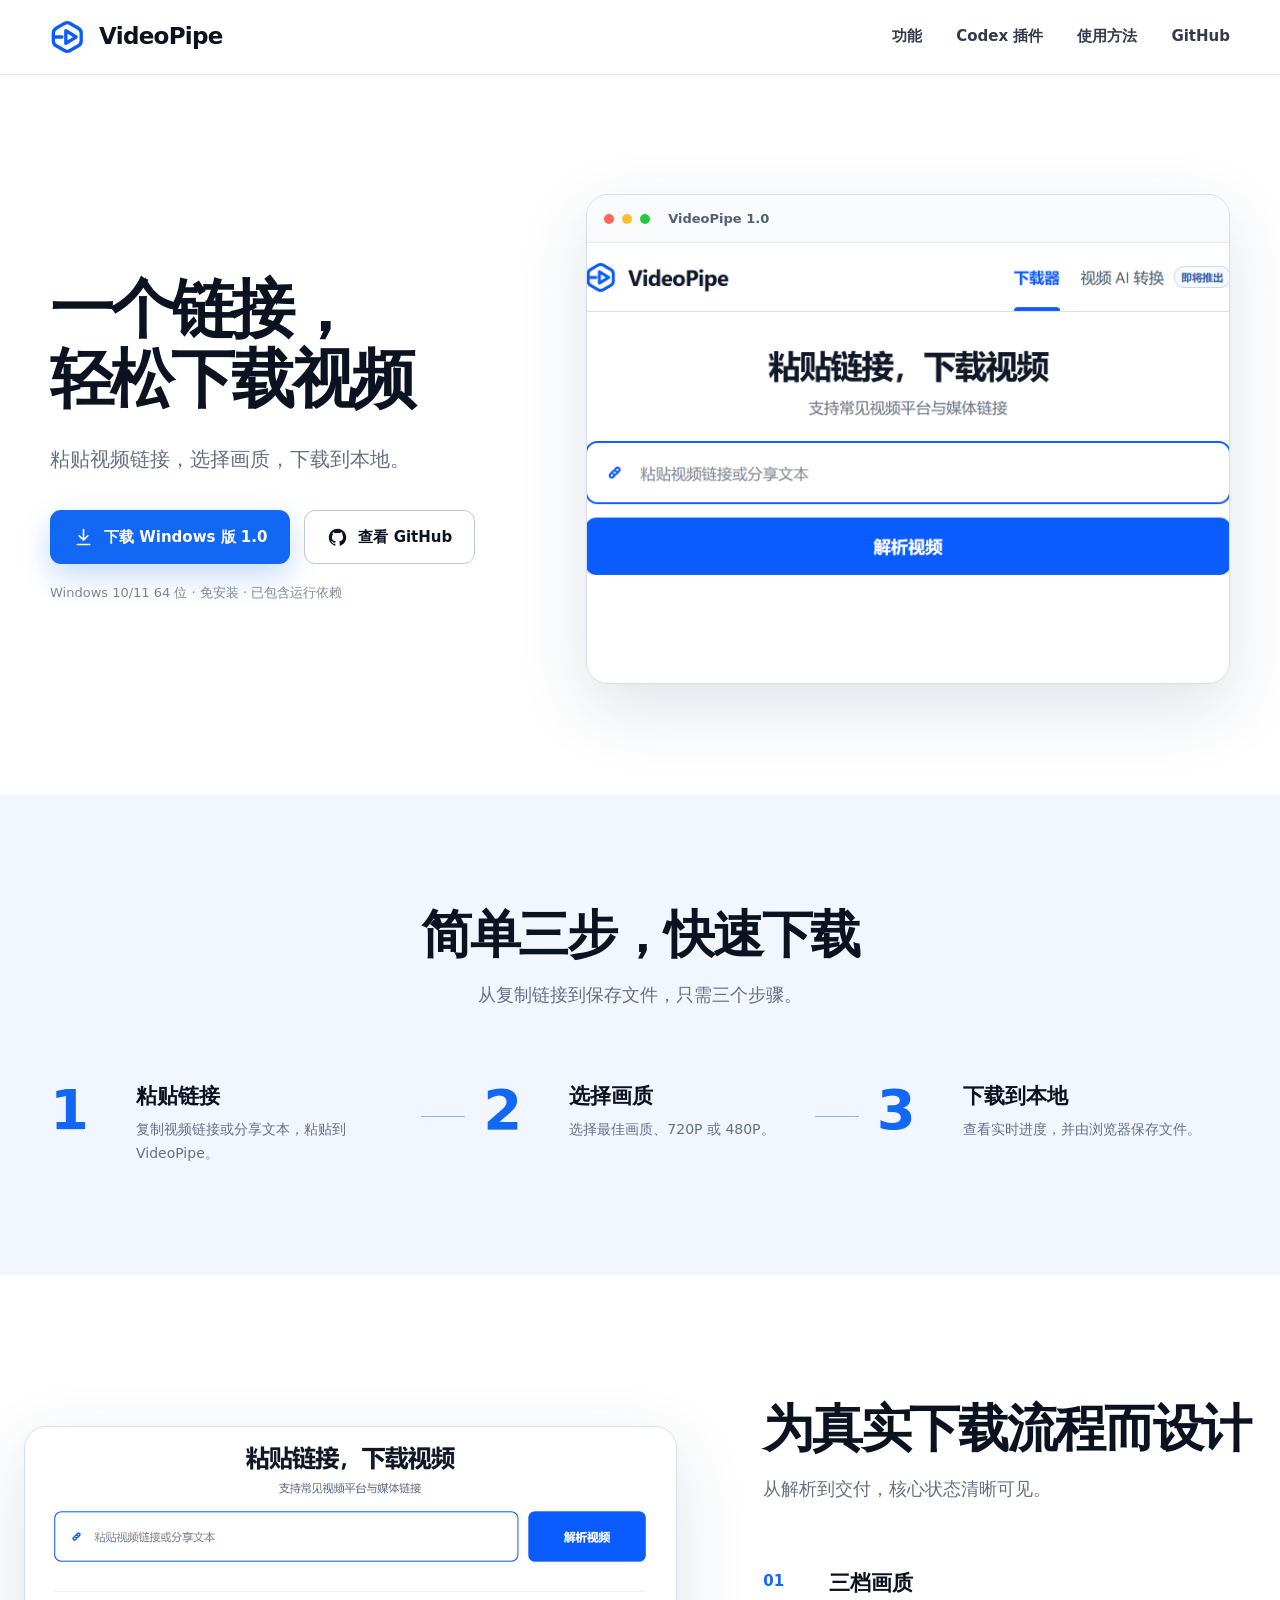
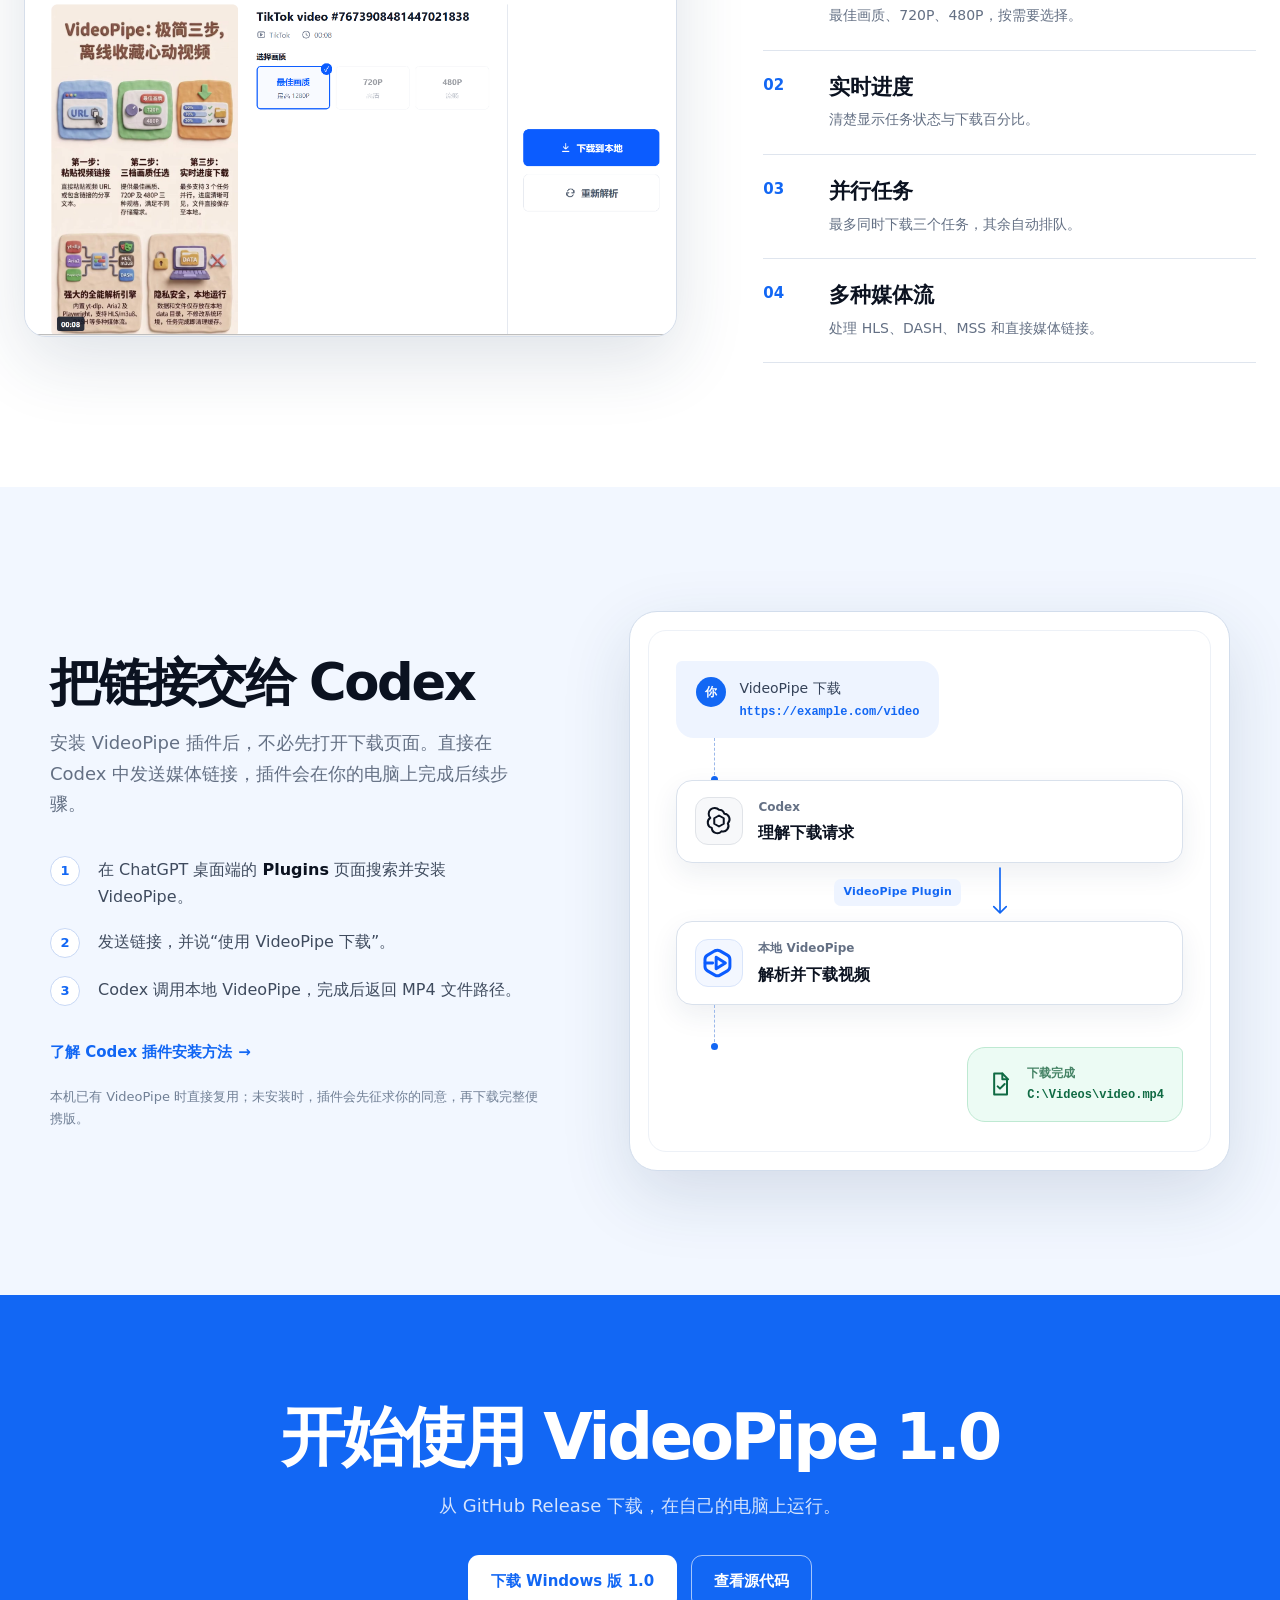
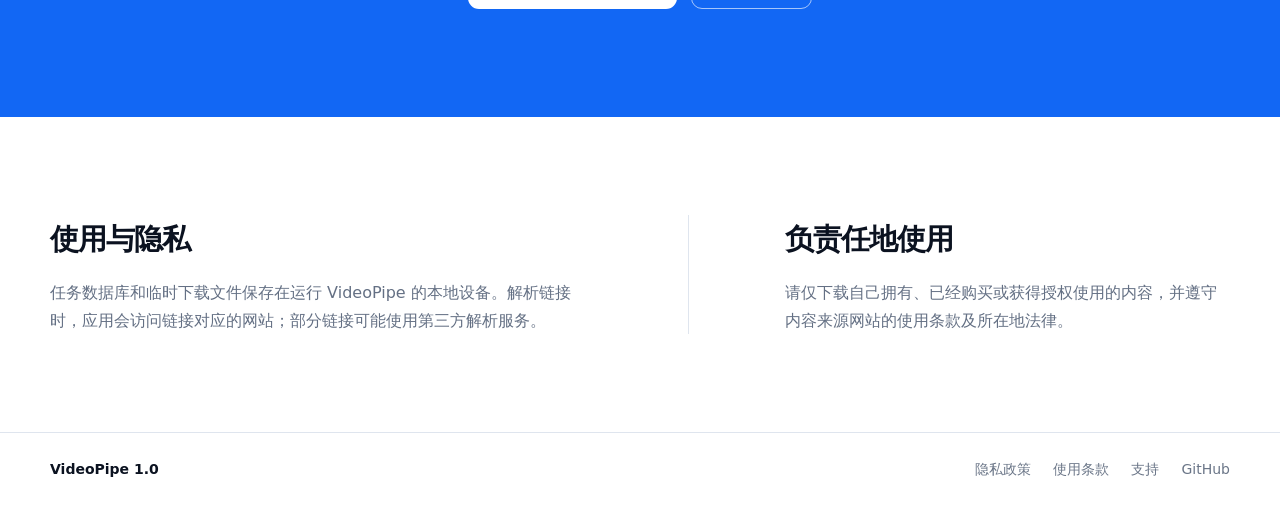
<file: docs/index.html>
<!doctype html>
<html lang="zh-CN">
<head>
  <meta charset="utf-8">
  <meta name="viewport" content="width=device-width, initial-scale=1">
  <meta name="description" content="VideoPipe.tech 是面向 Windows 的本地视频链接下载工具。支持多档画质、实时进度与 Codex 插件，可直接在 Codex 中发送链接并获得本地 MP4 路径。">
  <meta name="robots" content="index, follow, max-image-preview:large">
  <meta name="author" content="VideoPipe.tech">
  <meta name="theme-color" content="#ffffff">
  <meta property="og:site_name" content="VideoPipe.tech">
  <meta property="og:title" content="VideoPipe.tech｜Windows 视频下载器与 Codex 插件">
  <meta property="og:description" content="粘贴视频链接，选择画质，下载到本地；也可以安装 VideoPipe 插件，直接让 Codex 完成下载。">
  <meta property="og:type" content="website">
  <meta property="og:locale" content="zh_CN">
  <meta property="og:url" content="https://videopipe.tech/">
  <meta property="og:image" content="https://videopipe.tech/assets/videopipe-app.png">
  <meta property="og:image:alt" content="VideoPipe 视频链接下载界面">
  <meta name="twitter:card" content="summary_large_image">
  <meta name="twitter:title" content="VideoPipe.tech｜Windows 视频下载器与 Codex 插件">
  <meta name="twitter:description" content="在 Windows 本地解析和下载视频，也可以安装插件后直接把链接交给 Codex。">
  <meta name="twitter:image" content="https://videopipe.tech/assets/videopipe-app.png">
  <link rel="canonical" href="https://videopipe.tech/">
  <title>VideoPipe.tech｜Windows 视频下载器与 Codex 插件</title>
  <link rel="icon" href="./assets/videopipe-mark.svg" type="image/svg+xml">
  <link rel="stylesheet" href="./styles.css">
  <script type="application/ld+json">
  {
    "@context": "https://schema.org",
    "@type": "SoftwareApplication",
    "name": "VideoPipe",
    "alternateName": "VideoPipe.tech",
    "url": "https://videopipe.tech/",
    "image": "https://videopipe.tech/assets/videopipe-app.png",
    "description": "面向 Windows 的本地视频链接下载工具，支持多档画质、实时进度和 Codex 插件。",
    "applicationCategory": "MultimediaApplication",
    "operatingSystem": "Windows 10, Windows 11",
    "softwareVersion": "1.0",
    "downloadUrl": "https://github.com/alvin20062006-beep/videopipe/releases/download/v1.0/VideoPipe-1.0-Windows-x64-portable.zip",
    "isAccessibleForFree": true,
    "codeRepository": "https://github.com/alvin20062006-beep/videopipe"
  }
  </script>
</head>
<body>
  <a class="skip-link" href="#main">跳到主要内容</a>

  <header class="site-header">
    <div class="shell header-inner">
      <a class="brand" href="#top" aria-label="VideoPipe 首页">
        <img src="./assets/videopipe-mark.svg" alt="" width="38" height="38">
        <span>VideoPipe</span>
      </a>
      <nav aria-label="主导航">
        <a href="#features">功能</a>
        <a href="#plugin">Codex 插件</a>
        <a href="#how">使用方法</a>
        <a href="https://github.com/alvin20062006-beep/videopipe">GitHub</a>
      </nav>
    </div>
  </header>

  <main id="main">
    <section class="hero shell" id="top">
      <div class="hero-copy">
        <h1>一个链接，<br>轻松下载视频</h1>
        <p>粘贴视频链接，选择画质，下载到本地。</p>
        <div class="actions">
            <a class="button button-primary" href="https://github.com/alvin20062006-beep/videopipe/releases/download/v1.0/VideoPipe-1.0-Windows-x64-portable.zip">
            <svg aria-hidden="true" viewBox="0 0 24 24"><path d="M12 3v12m0 0 5-5m-5 5-5-5M5 20h14"/></svg>
            下载 Windows 版 1.0
          </a>
          <a class="button button-secondary" href="https://github.com/alvin20062006-beep/videopipe">
            <svg aria-hidden="true" viewBox="0 0 24 24"><path d="M12 2a10 10 0 0 0-3.16 19.49c.5.09.68-.22.68-.48v-1.87c-2.78.6-3.37-1.18-3.37-1.18-.45-1.16-1.11-1.47-1.11-1.47-.91-.62.07-.61.07-.61 1 .07 1.53 1.03 1.53 1.03.89 1.53 2.34 1.09 2.91.83.09-.65.35-1.09.63-1.34-2.22-.25-4.56-1.11-4.56-4.94 0-1.09.39-1.98 1.03-2.68-.1-.25-.45-1.27.1-2.64 0 0 .84-.27 2.75 1.02A9.6 9.6 0 0 1 12 6.82a9.6 9.6 0 0 1 2.5.34c1.91-1.29 2.75-1.02 2.75-1.02.55 1.37.2 2.39.1 2.64.64.7 1.03 1.59 1.03 2.68 0 3.84-2.34 4.68-4.57 4.93.36.31.68.92.68 1.85v2.77c0 .27.18.58.69.48A10 10 0 0 0 12 2Z"/></svg>
            查看 GitHub
          </a>
        </div>
        <p class="hero-note">Windows 10/11 64 位 · 免安装 · 已包含运行依赖</p>
      </div>

      <figure class="product-frame">
        <div class="window-bar" aria-hidden="true"><i></i><i></i><i></i><span>VideoPipe 1.0</span></div>
        <img src="./assets/videopipe-app.png" alt="VideoPipe 视频链接输入和解析界面">
      </figure>
    </section>

    <section class="steps" id="how">
      <div class="shell">
        <div class="section-heading centered">
          <h2>简单三步，快速下载</h2>
          <p>从复制链接到保存文件，只需三个步骤。</p>
        </div>
        <ol class="step-list">
          <li><b>1</b><div><h3>粘贴链接</h3><p>复制视频链接或分享文本，粘贴到 VideoPipe。</p></div></li>
          <li><b>2</b><div><h3>选择画质</h3><p>选择最佳画质、720P 或 480P。</p></div></li>
          <li><b>3</b><div><h3>下载到本地</h3><p>查看实时进度，并由浏览器保存文件。</p></div></li>
        </ol>
      </div>
    </section>

    <section class="features" id="features">
      <div class="shell feature-layout">
        <div class="feature-visual" aria-hidden="true">
          <img src="./assets/videopipe-combined.png" alt="">
        </div>
        <div class="feature-copy">
          <div class="section-heading">
            <h2>为真实下载流程而设计</h2>
            <p>从解析到交付，核心状态清晰可见。</p>
          </div>
          <ul class="feature-list">
            <li><span>01</span><div><h3>三档画质</h3><p>最佳画质、720P、480P，按需要选择。</p></div></li>
            <li><span>02</span><div><h3>实时进度</h3><p>清楚显示任务状态与下载百分比。</p></div></li>
            <li><span>03</span><div><h3>并行任务</h3><p>最多同时下载三个任务，其余自动排队。</p></div></li>
            <li><span>04</span><div><h3>多种媒体流</h3><p>处理 HLS、DASH、MSS 和直接媒体链接。</p></div></li>
          </ul>
        </div>
      </div>
    </section>

    <section class="plugin-section" id="plugin">
      <div class="shell plugin-layout">
        <div class="plugin-copy">
          <div class="section-heading">
            <h2>把链接交给 Codex</h2>
            <p>安装 VideoPipe 插件后，不必先打开下载页面。直接在 Codex 中发送媒体链接，插件会在你的电脑上完成后续步骤。</p>
          </div>
          <ol class="plugin-setup">
            <li><b>1</b><span>在 ChatGPT 桌面端的 <strong>Plugins</strong> 页面搜索并安装 VideoPipe。</span></li>
            <li><b>2</b><span>发送链接，并说“使用 VideoPipe 下载”。</span></li>
            <li><b>3</b><span>Codex 调用本地 VideoPipe，完成后返回 MP4 文件路径。</span></li>
          </ol>
          <a class="text-link" href="https://learn.chatgpt.com/docs/plugins">了解 Codex 插件安装方法 <span aria-hidden="true">→</span></a>
          <p class="plugin-note">本机已有 VideoPipe 时直接复用；未安装时，插件会先征求你的同意，再下载完整便携版。</p>
        </div>

        <div class="plugin-flow" aria-label="Codex 使用 VideoPipe 插件的工作流程">
          <div class="plugin-prompt">
            <span>你</span>
            <p>VideoPipe 下载<br><strong>https://example.com/video</strong></p>
          </div>
          <div class="flow-line" aria-hidden="true"><span></span></div>
          <div class="flow-stage flow-codex">
            <div class="stage-icon codex-mark" aria-hidden="true">
              <svg viewBox="0 0 24 24"><path d="M12 3a4.4 4.4 0 0 1 4.25 3.27 4.4 4.4 0 0 1 2.77 7.62 4.4 4.4 0 0 1-5.08 6.37 4.4 4.4 0 0 1-7.72-2.75 4.4 4.4 0 0 1-1.17-7.95A4.4 4.4 0 0 1 12 3Z"/><path d="m8.2 9.8 3.8-2.2 3.8 2.2v4.4L12 16.4l-3.8-2.2V9.8Z"/></svg>
            </div>
            <div><small>Codex</small><strong>理解下载请求</strong></div>
          </div>
          <div class="flow-arrow" aria-hidden="true"><span>VideoPipe Plugin</span><svg viewBox="0 0 48 16"><path d="M1 8h43m-6-6 6 6-6 6"/></svg></div>
          <div class="flow-stage flow-videopipe">
            <div class="stage-icon"><img src="./assets/videopipe-mark.svg" alt=""></div>
            <div><small>本地 VideoPipe</small><strong>解析并下载视频</strong></div>
          </div>
          <div class="flow-line" aria-hidden="true"><span></span></div>
          <div class="plugin-result">
            <svg aria-hidden="true" viewBox="0 0 24 24"><path d="M7 3h7l4 4v14H7z"/><path d="M14 3v5h5M10 14l2 2 4-4"/></svg>
            <div><small>下载完成</small><strong>C:\Videos\video.mp4</strong></div>
          </div>
        </div>
      </div>
    </section>

    <section class="download-section" id="download">
      <div class="shell download-inner">
        <h2>开始使用 VideoPipe 1.0</h2>
        <p>从 GitHub Release 下载，在自己的电脑上运行。</p>
        <div class="actions actions-center">
            <a class="button button-light" href="https://github.com/alvin20062006-beep/videopipe/releases/download/v1.0/VideoPipe-1.0-Windows-x64-portable.zip">下载 Windows 版 1.0</a>
          <a class="button button-outline-light" href="https://github.com/alvin20062006-beep/videopipe">查看源代码</a>
        </div>
      </div>
    </section>

    <section class="privacy">
      <div class="shell privacy-layout">
        <div>
          <h2>使用与隐私</h2>
          <p>任务数据库和临时下载文件保存在运行 VideoPipe 的本地设备。解析链接时，应用会访问链接对应的网站；部分链接可能使用第三方解析服务。</p>
        </div>
        <div>
          <h2>负责任地使用</h2>
          <p>请仅下载自己拥有、已经购买或获得授权使用的内容，并遵守内容来源网站的使用条款及所在地法律。</p>
        </div>
      </div>
    </section>
  </main>

  <footer>
    <div class="shell footer-inner">
      <span>VideoPipe 1.0</span>
      <div class="footer-links">
        <a href="./privacy.html">隐私政策</a>
        <a href="./terms.html">使用条款</a>
        <a href="https://github.com/alvin20062006-beep/videopipe/issues">支持</a>
        <a href="https://github.com/alvin20062006-beep/videopipe">GitHub</a>
      </div>
    </div>
  </footer>
</body>
</html>
</file>
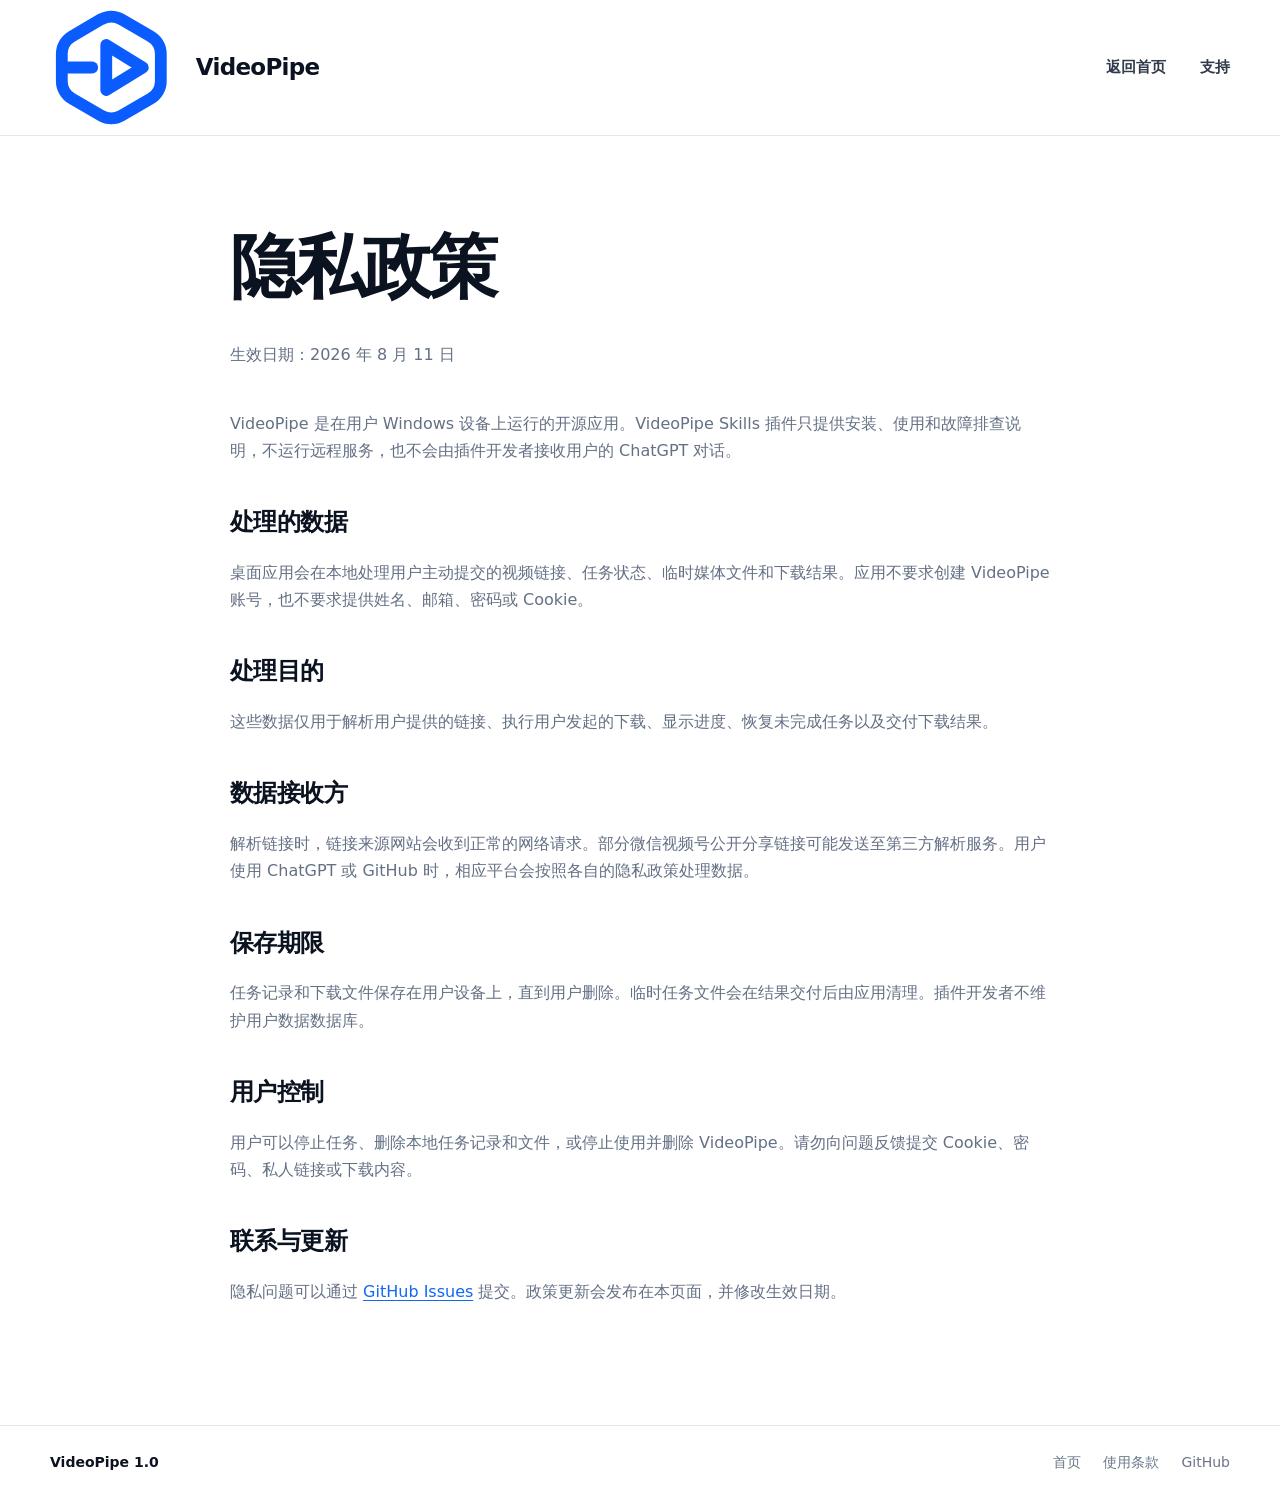
<file: docs/privacy.html>
<!doctype html>
<html lang="zh-CN">
<head>
  <meta charset="utf-8">
  <meta name="viewport" content="width=device-width, initial-scale=1">
  <meta name="description" content="VideoPipe.tech 隐私政策：了解 VideoPipe Windows 应用和 Codex 插件如何在本地处理链接、任务记录与下载文件。">
  <meta name="robots" content="index, follow">
  <link rel="canonical" href="https://videopipe.tech/privacy.html">
  <title>隐私政策｜VideoPipe.tech</title>
  <link rel="icon" href="./assets/videopipe-mark.svg" type="image/svg+xml">
  <link rel="stylesheet" href="./styles.css">
</head>
<body>
  <header class="site-header">
    <div class="shell header-inner">
      <a class="brand" href="./"><img src="./assets/videopipe-mark.svg" alt=""><span>VideoPipe</span></a>
      <nav aria-label="主导航"><a href="./">返回首页</a><a href="https://github.com/alvin20062006-beep/videopipe/issues">支持</a></nav>
    </div>
  </header>
  <main class="legal-main">
    <article class="shell legal-card">
      <h1>隐私政策</h1>
      <p class="updated">生效日期：2026 年 8 月 11 日</p>
      <p>VideoPipe 是在用户 Windows 设备上运行的开源应用。VideoPipe Skills 插件只提供安装、使用和故障排查说明，不运行远程服务，也不会由插件开发者接收用户的 ChatGPT 对话。</p>
      <h2>处理的数据</h2>
      <p>桌面应用会在本地处理用户主动提交的视频链接、任务状态、临时媒体文件和下载结果。应用不要求创建 VideoPipe 账号，也不要求提供姓名、邮箱、密码或 Cookie。</p>
      <h2>处理目的</h2>
      <p>这些数据仅用于解析用户提供的链接、执行用户发起的下载、显示进度、恢复未完成任务以及交付下载结果。</p>
      <h2>数据接收方</h2>
      <p>解析链接时，链接来源网站会收到正常的网络请求。部分微信视频号公开分享链接可能发送至第三方解析服务。用户使用 ChatGPT 或 GitHub 时，相应平台会按照各自的隐私政策处理数据。</p>
      <h2>保存期限</h2>
      <p>任务记录和下载文件保存在用户设备上，直到用户删除。临时任务文件会在结果交付后由应用清理。插件开发者不维护用户数据数据库。</p>
      <h2>用户控制</h2>
      <p>用户可以停止任务、删除本地任务记录和文件，或停止使用并删除 VideoPipe。请勿向问题反馈提交 Cookie、密码、私人链接或下载内容。</p>
      <h2>联系与更新</h2>
      <p>隐私问题可以通过 <a href="https://github.com/alvin20062006-beep/videopipe/issues">GitHub Issues</a> 提交。政策更新会发布在本页面，并修改生效日期。</p>
    </article>
  </main>
  <footer><div class="shell footer-inner"><span>VideoPipe 1.0</span><div class="footer-links"><a href="./">首页</a><a href="./terms.html">使用条款</a><a href="https://github.com/alvin20062006-beep/videopipe">GitHub</a></div></div></footer>
</body>
</html>
</file>
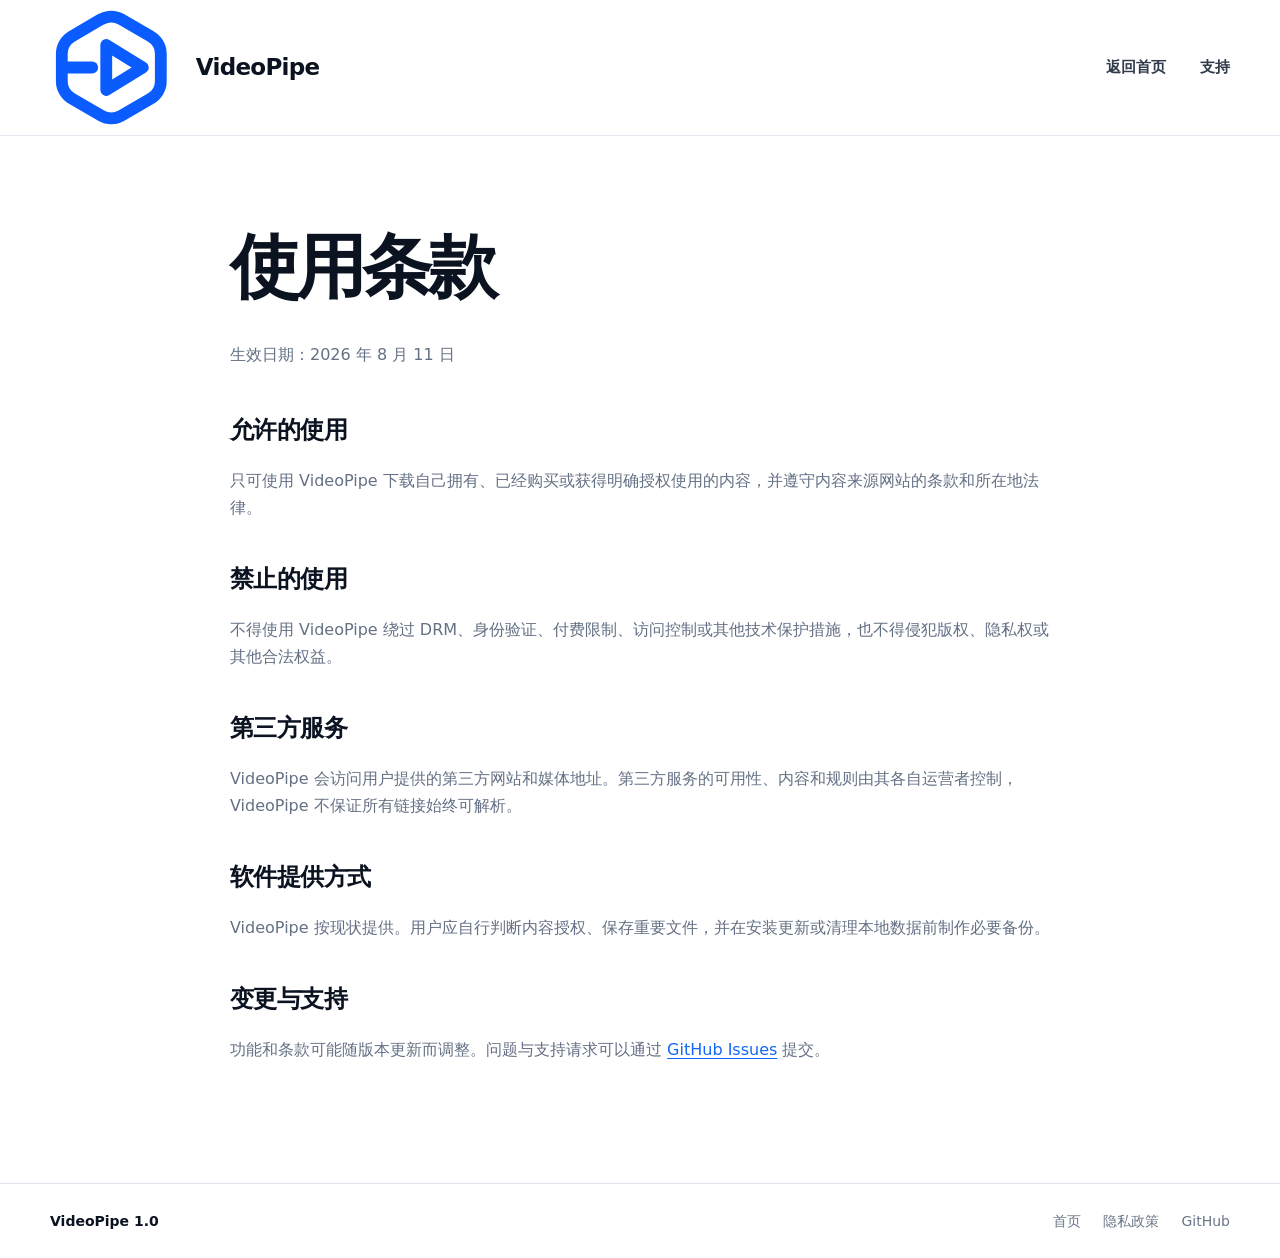
<file: docs/terms.html>
<!doctype html>
<html lang="zh-CN">
<head>
  <meta charset="utf-8">
  <meta name="viewport" content="width=device-width, initial-scale=1">
  <meta name="description" content="VideoPipe.tech 使用条款：请仅下载自己拥有、已经购买或获得明确授权使用的内容。">
  <meta name="robots" content="index, follow">
  <link rel="canonical" href="https://videopipe.tech/terms.html">
  <title>使用条款｜VideoPipe.tech</title>
  <link rel="icon" href="./assets/videopipe-mark.svg" type="image/svg+xml">
  <link rel="stylesheet" href="./styles.css">
</head>
<body>
  <header class="site-header">
    <div class="shell header-inner">
      <a class="brand" href="./"><img src="./assets/videopipe-mark.svg" alt=""><span>VideoPipe</span></a>
      <nav aria-label="主导航"><a href="./">返回首页</a><a href="https://github.com/alvin20062006-beep/videopipe/issues">支持</a></nav>
    </div>
  </header>
  <main class="legal-main">
    <article class="shell legal-card">
      <h1>使用条款</h1>
      <p class="updated">生效日期：2026 年 8 月 11 日</p>
      <h2>允许的使用</h2>
      <p>只可使用 VideoPipe 下载自己拥有、已经购买或获得明确授权使用的内容，并遵守内容来源网站的条款和所在地法律。</p>
      <h2>禁止的使用</h2>
      <p>不得使用 VideoPipe 绕过 DRM、身份验证、付费限制、访问控制或其他技术保护措施，也不得侵犯版权、隐私权或其他合法权益。</p>
      <h2>第三方服务</h2>
      <p>VideoPipe 会访问用户提供的第三方网站和媒体地址。第三方服务的可用性、内容和规则由其各自运营者控制，VideoPipe 不保证所有链接始终可解析。</p>
      <h2>软件提供方式</h2>
      <p>VideoPipe 按现状提供。用户应自行判断内容授权、保存重要文件，并在安装更新或清理本地数据前制作必要备份。</p>
      <h2>变更与支持</h2>
      <p>功能和条款可能随版本更新而调整。问题与支持请求可以通过 <a href="https://github.com/alvin20062006-beep/videopipe/issues">GitHub Issues</a> 提交。</p>
    </article>
  </main>
  <footer><div class="shell footer-inner"><span>VideoPipe 1.0</span><div class="footer-links"><a href="./">首页</a><a href="./privacy.html">隐私政策</a><a href="https://github.com/alvin20062006-beep/videopipe">GitHub</a></div></div></footer>
</body>
</html>
</file>
<file: docs/styles.css>
:root {
  color-scheme: light;
  --blue: #1267f4;
  --blue-dark: #0756dc;
  --ink: #0b1220;
  --muted: #647084;
  --line: #dfe5ee;
  --soft: #f2f7ff;
  --white: #fff;
  --shadow: 0 24px 70px rgba(26, 54, 93, .14);
  --radius: 22px;
  --shell: 1180px;
}
* { box-sizing: border-box; }

html { scroll-behavior: smooth; }

body {
  margin: 0;
  color: var(--ink);
  background: var(--white);
  font-family: Inter, "Segoe UI", "Microsoft YaHei", system-ui, -apple-system, sans-serif;
  font-size: 16px;
  line-height: 1.7;
  -webkit-font-smoothing: antialiased;
}

img { display: block; max-width: 100%; }
a { color: inherit; text-decoration: none; }

.shell { width: min(calc(100% - 48px), var(--shell)); margin-inline: auto; }

.skip-link {
  position: fixed;
  z-index: 100;
  left: 16px;
  top: 12px;
  padding: 10px 14px;
  color: var(--white);
  background: var(--ink);
  border-radius: 8px;
  transform: translateY(-160%);
}
.skip-link:focus { transform: translateY(0); }

.site-header {
  position: sticky;
  z-index: 20;
  top: 0;
  background: rgba(255, 255, 255, .94);
  border-bottom: 1px solid rgba(223, 229, 238, .86);
  backdrop-filter: blur(14px);
}

.header-inner,
.footer-inner {
  min-height: 74px;
  display: flex;
  align-items: center;
  justify-content: space-between;
  gap: 28px;
}

.brand {
  display: inline-flex;
  align-items: center;
  gap: 11px;
  font-size: 23px;
  font-weight: 800;
  letter-spacing: -.03em;
}

nav { display: flex; align-items: center; gap: 34px; }
nav a { color: #313b4b; font-size: 15px; font-weight: 650; }
nav a:hover { color: var(--blue); }

.hero {
  min-height: 720px;
  padding-block: 100px 92px;
  display: grid;
  grid-template-columns: .84fr 1.16fr;
  align-items: center;
  gap: 70px;
}

.hero h1 {
  margin: 0;
  max-width: 580px;
  font-size: clamp(52px, 5vw, 78px);
  line-height: 1.1;
  letter-spacing: -.055em;
}

.hero-copy > p:not(.hero-note) {
  margin: 28px 0 34px;
  color: var(--muted);
  font-size: 20px;
}

.actions { display: flex; align-items: center; flex-wrap: wrap; gap: 14px; }

.button {
  min-height: 54px;
  padding: 0 22px;
  display: inline-flex;
  align-items: center;
  justify-content: center;
  gap: 10px;
  border: 1px solid transparent;
  border-radius: 11px;
  font-size: 15px;
  font-weight: 750;
  transition: transform .18s ease, background .18s ease, border-color .18s ease;
}
.button:hover { transform: translateY(-2px); }
.button:focus-visible, nav a:focus-visible, .brand:focus-visible, footer a:focus-visible {
  outline: 3px solid rgba(18, 103, 244, .28);
  outline-offset: 3px;
}
.button svg { width: 21px; height: 21px; fill: none; stroke: currentColor; stroke-width: 1.9; stroke-linecap: round; stroke-linejoin: round; }
.button-secondary svg { fill: currentColor; stroke: none; }
.button-primary { color: var(--white); background: var(--blue); box-shadow: 0 12px 30px rgba(18, 103, 244, .24); }
.button-primary:hover { background: var(--blue-dark); }
.button-secondary { color: var(--ink); border-color: #bcc9dc; background: var(--white); }
.button-secondary:hover { border-color: var(--blue); color: var(--blue); }

.hero-note { margin: 18px 0 0; color: #7b8799; font-size: 13px; }

.product-frame,
.feature-visual {
  overflow: hidden;
  margin: 0;
  background: var(--white);
  border: 1px solid #d6deea;
  border-radius: var(--radius);
  box-shadow: var(--shadow);
}

.window-bar {
  height: 48px;
  padding: 0 17px;
  display: flex;
  align-items: center;
  gap: 8px;
  color: #536075;
  background: #f8fafc;
  border-bottom: 1px solid #e5e9f0;
  font-size: 13px;
  font-weight: 650;
}
.window-bar i { width: 10px; height: 10px; border-radius: 50%; background: #d8dee8; }
.window-bar i:first-child { background: #ff655d; }
.window-bar i:nth-child(2) { background: #ffbd2e; }
.window-bar i:nth-child(3) { margin-right: 10px; background: #28c840; }
.product-frame > img { width: 100%; aspect-ratio: 1.46 / 1; object-fit: cover; object-position: top; }

.steps { padding: 110px 0; background: var(--soft); }
.section-heading h2 { margin: 0; font-size: clamp(36px, 4vw, 54px); line-height: 1.15; letter-spacing: -.045em; }
.section-heading p { margin: 16px 0 0; color: var(--muted); font-size: 18px; }
.centered { text-align: center; }

.step-list {
  margin: 72px 0 0;
  padding: 0;
  display: grid;
  grid-template-columns: repeat(3, 1fr);
  list-style: none;
}
.step-list li { position: relative; display: grid; grid-template-columns: 68px 1fr; gap: 18px; padding: 0 40px; }
.step-list li:first-child { padding-left: 0; }
.step-list li:last-child { padding-right: 0; }
.step-list li:not(:last-child)::after { content: ""; position: absolute; width: 44px; height: 1px; right: -22px; top: 34px; background: #8bb3fa; }
.step-list b { color: var(--blue); font-size: 56px; line-height: 1; letter-spacing: -.05em; }
.step-list h3, .feature-list h3 { margin: 0; font-size: 21px; line-height: 1.35; }
.step-list p, .feature-list p { margin: 7px 0 0; color: var(--muted); font-size: 14px; }

.features { padding: 124px 0; }
.feature-layout { width: min(calc(100% - 48px), 1360px); display: grid; grid-template-columns: 1.14fr .86fr; align-items: center; gap: 86px; }
.feature-visual { background: #edf4ff; }
.feature-visual img { display: block; width: 100%; height: auto; object-fit: contain; object-position: center; }
.feature-list { margin: 42px 0 0; padding: 0; list-style: none; }
.feature-list li { padding: 22px 0; display: grid; grid-template-columns: 48px 1fr; gap: 18px; border-bottom: 1px solid var(--line); }
.feature-list span { color: var(--blue); font-size: 15px; font-weight: 800; }

.plugin-section { padding: 124px 0; background: var(--soft); }
.plugin-layout { display: grid; grid-template-columns: .9fr 1.1fr; align-items: center; gap: 88px; }
.plugin-copy .section-heading p { max-width: 560px; }
.plugin-setup { margin: 36px 0 32px; padding: 0; display: grid; gap: 18px; list-style: none; }
.plugin-setup li { display: grid; grid-template-columns: 34px 1fr; align-items: start; gap: 14px; color: #3f4b5e; }
.plugin-setup b { width: 30px; height: 30px; display: grid; place-items: center; color: var(--blue); background: var(--white); border: 1px solid #c8d8f5; border-radius: 50%; font-size: 13px; }
.plugin-setup strong { color: var(--ink); }
.text-link { display: inline-flex; align-items: center; gap: 6px; color: var(--blue); font-size: 15px; font-weight: 750; }
.text-link:hover { color: var(--blue-dark); }
.plugin-note { margin: 20px 0 0; max-width: 570px; color: #718096; font-size: 13px; }

.plugin-flow {
  position: relative;
  min-height: 560px;
  padding: 46px;
  display: flex;
  flex-direction: column;
  justify-content: center;
  color: var(--ink);
  background: var(--white);
  border: 1px solid #d2ddec;
  border-radius: 28px;
  box-shadow: var(--shadow);
}
.plugin-flow::before {
  content: "";
  position: absolute;
  inset: 18px;
  pointer-events: none;
  border: 1px solid #edf1f7;
  border-radius: 18px;
}
.plugin-prompt, .plugin-result, .flow-stage { position: relative; z-index: 1; }
.plugin-prompt { align-self: flex-start; max-width: 390px; padding: 16px 20px; display: flex; align-items: flex-start; gap: 13px; background: #eef4ff; border-radius: 6px 18px 18px 18px; }
.plugin-prompt > span { width: 30px; height: 30px; flex: 0 0 auto; display: grid; place-items: center; color: var(--white); background: var(--blue); border-radius: 50%; font-size: 12px; font-weight: 800; }
.plugin-prompt p { margin: 1px 0 0; color: #354258; font-size: 14px; line-height: 1.55; }
.plugin-prompt strong { color: var(--blue); font-family: ui-monospace, "Cascadia Code", monospace; font-size: 12px; }
.flow-line { position: relative; z-index: 1; height: 42px; margin-left: 38px; border-left: 1px dashed #9bb8ea; }
.flow-line span { position: absolute; bottom: -3px; left: -4px; width: 7px; height: 7px; background: var(--blue); border-radius: 50%; }
.flow-stage { min-height: 82px; padding: 16px 18px; display: flex; align-items: center; gap: 15px; background: var(--white); border: 1px solid #d9e1ec; border-radius: 16px; box-shadow: 0 10px 28px rgba(26, 54, 93, .08); }
.stage-icon { width: 48px; height: 48px; flex: 0 0 auto; display: grid; place-items: center; background: #f3f7ff; border: 1px solid #d9e5fb; border-radius: 13px; }
.stage-icon img { width: 34px; height: 34px; }
.codex-mark { color: var(--ink); background: #f7f8fa; border-color: #e0e3e8; }
.codex-mark svg { width: 30px; height: 30px; fill: none; stroke: currentColor; stroke-width: 1.6; stroke-linecap: round; stroke-linejoin: round; }
.flow-stage small, .plugin-result small { display: block; color: var(--muted); font-size: 12px; font-weight: 650; }
.flow-stage strong, .plugin-result strong { display: block; margin-top: 2px; font-size: 16px; }
.flow-arrow { position: relative; z-index: 1; height: 58px; display: flex; align-items: center; justify-content: center; gap: 14px; color: var(--blue); }
.flow-arrow span { padding: 4px 9px; background: #eef4ff; border-radius: 7px; font-size: 11px; font-weight: 800; letter-spacing: .02em; }
.flow-arrow svg { width: 50px; height: 18px; fill: none; stroke: currentColor; stroke-width: 1.6; stroke-linecap: round; stroke-linejoin: round; transform: rotate(90deg); }
.plugin-result { align-self: flex-end; max-width: 390px; padding: 15px 18px; display: flex; align-items: center; gap: 13px; color: #0f6a43; background: #ecfbf4; border: 1px solid #bee9d2; border-radius: 18px 6px 18px 18px; }
.plugin-result > svg { width: 28px; height: 28px; flex: 0 0 auto; fill: none; stroke: currentColor; stroke-width: 1.7; stroke-linecap: round; stroke-linejoin: round; }
.plugin-result small { color: #458365; }
.plugin-result strong { overflow-wrap: anywhere; font-family: ui-monospace, "Cascadia Code", monospace; font-size: 12px; }

.download-section { padding: 108px 0; color: var(--white); background: var(--blue); }
.download-inner { text-align: center; }
.download-inner h2 { margin: 0; font-size: clamp(42px, 5vw, 66px); line-height: 1.08; letter-spacing: -.05em; }
.download-inner p { margin: 18px 0 34px; color: rgba(255,255,255,.82); font-size: 18px; }
.actions-center { justify-content: center; }
.button-light { color: var(--blue); background: var(--white); }
.button-outline-light { color: var(--white); border-color: rgba(255,255,255,.62); }
.button-outline-light:hover { background: rgba(255,255,255,.1); }

.privacy { padding: 98px 0; }
.privacy-layout { display: grid; grid-template-columns: repeat(2, 1fr); gap: 96px; }
.privacy-layout > div + div { padding-left: 96px; border-left: 1px solid var(--line); }
.privacy h2 { margin: 0; font-size: 29px; letter-spacing: -.035em; }
.privacy p { margin: 15px 0 0; color: var(--muted); }

footer { border-top: 1px solid var(--line); }
.footer-inner { color: #6b7688; font-size: 14px; }
.footer-inner span { color: var(--ink); font-weight: 750; }
.footer-inner a:hover { color: var(--blue); }
.footer-links { display: flex; align-items: center; flex-wrap: wrap; gap: 22px; }

.legal-main { padding: 72px 0 104px; }
.legal-card { max-width: 820px; }
.legal-card h1 { margin: 0 0 14px; font-size: clamp(42px, 7vw, 70px); letter-spacing: -.055em; }
.legal-card .updated { margin: 0 0 42px; color: var(--muted); }
.legal-card h2 { margin: 38px 0 12px; font-size: 24px; letter-spacing: -.025em; }
.legal-card p, .legal-card li { color: var(--muted); }
.legal-card ul { padding-left: 22px; }
.legal-card a { color: var(--blue); text-decoration: underline; text-underline-offset: 3px; }

@media (max-width: 920px) {
  .hero { min-height: auto; padding-block: 76px; grid-template-columns: 1fr; gap: 52px; }
  .hero h1 { max-width: 700px; }
  .feature-layout { grid-template-columns: 1fr; gap: 62px; }
  .feature-visual { max-width: 720px; }
  .plugin-layout { grid-template-columns: 1fr; gap: 58px; }
  .plugin-flow { min-height: 520px; }
  .step-list li { grid-template-columns: 52px 1fr; padding-inline: 20px; }
  .step-list b { font-size: 44px; }
  .privacy-layout { gap: 50px; }
  .privacy-layout > div + div { padding-left: 50px; }
}

@media (max-width: 680px) {
  .shell { width: min(calc(100% - 32px), var(--shell)); }
  .header-inner { min-height: 66px; }
  .brand { font-size: 20px; }
  .brand img { width: 32px; height: 32px; }
  nav { gap: 17px; }
  nav a { font-size: 13px; }
  nav a[href="#features"], nav a[href="#how"] { display: none; }
  .hero { padding-block: 60px 70px; }
  .hero h1 { font-size: clamp(43px, 13vw, 60px); }
  .hero-copy > p:not(.hero-note) { font-size: 17px; }
  .actions { align-items: stretch; flex-direction: column; }
  .button { width: 100%; }
  .steps, .features, .plugin-section, .privacy { padding-block: 78px; }
  .step-list { margin-top: 50px; grid-template-columns: 1fr; gap: 36px; }
  .step-list li { padding: 0; grid-template-columns: 54px 1fr; }
  .step-list li::after { display: none; }
  .feature-layout { gap: 46px; }
  .feature-list { margin-top: 28px; }
  .plugin-flow { min-height: 500px; padding: 34px 28px; border-radius: 22px; }
  .plugin-prompt, .plugin-result { max-width: calc(100% - 22px); }
  .flow-stage { min-height: 76px; }
  .download-section { padding-block: 82px; }
  .privacy-layout { grid-template-columns: 1fr; gap: 42px; }
  .privacy-layout > div + div { padding: 42px 0 0; border-left: 0; border-top: 1px solid var(--line); }
  .footer-inner { min-height: 70px; align-items: flex-start; flex-direction: column; justify-content: center; gap: 12px; padding-block: 18px; }
  .footer-links { gap: 12px 18px; }
}

@media (prefers-reduced-motion: reduce) {
  html { scroll-behavior: auto; }
  *, *::before, *::after { transition-duration: .01ms !important; }
}
</file>
